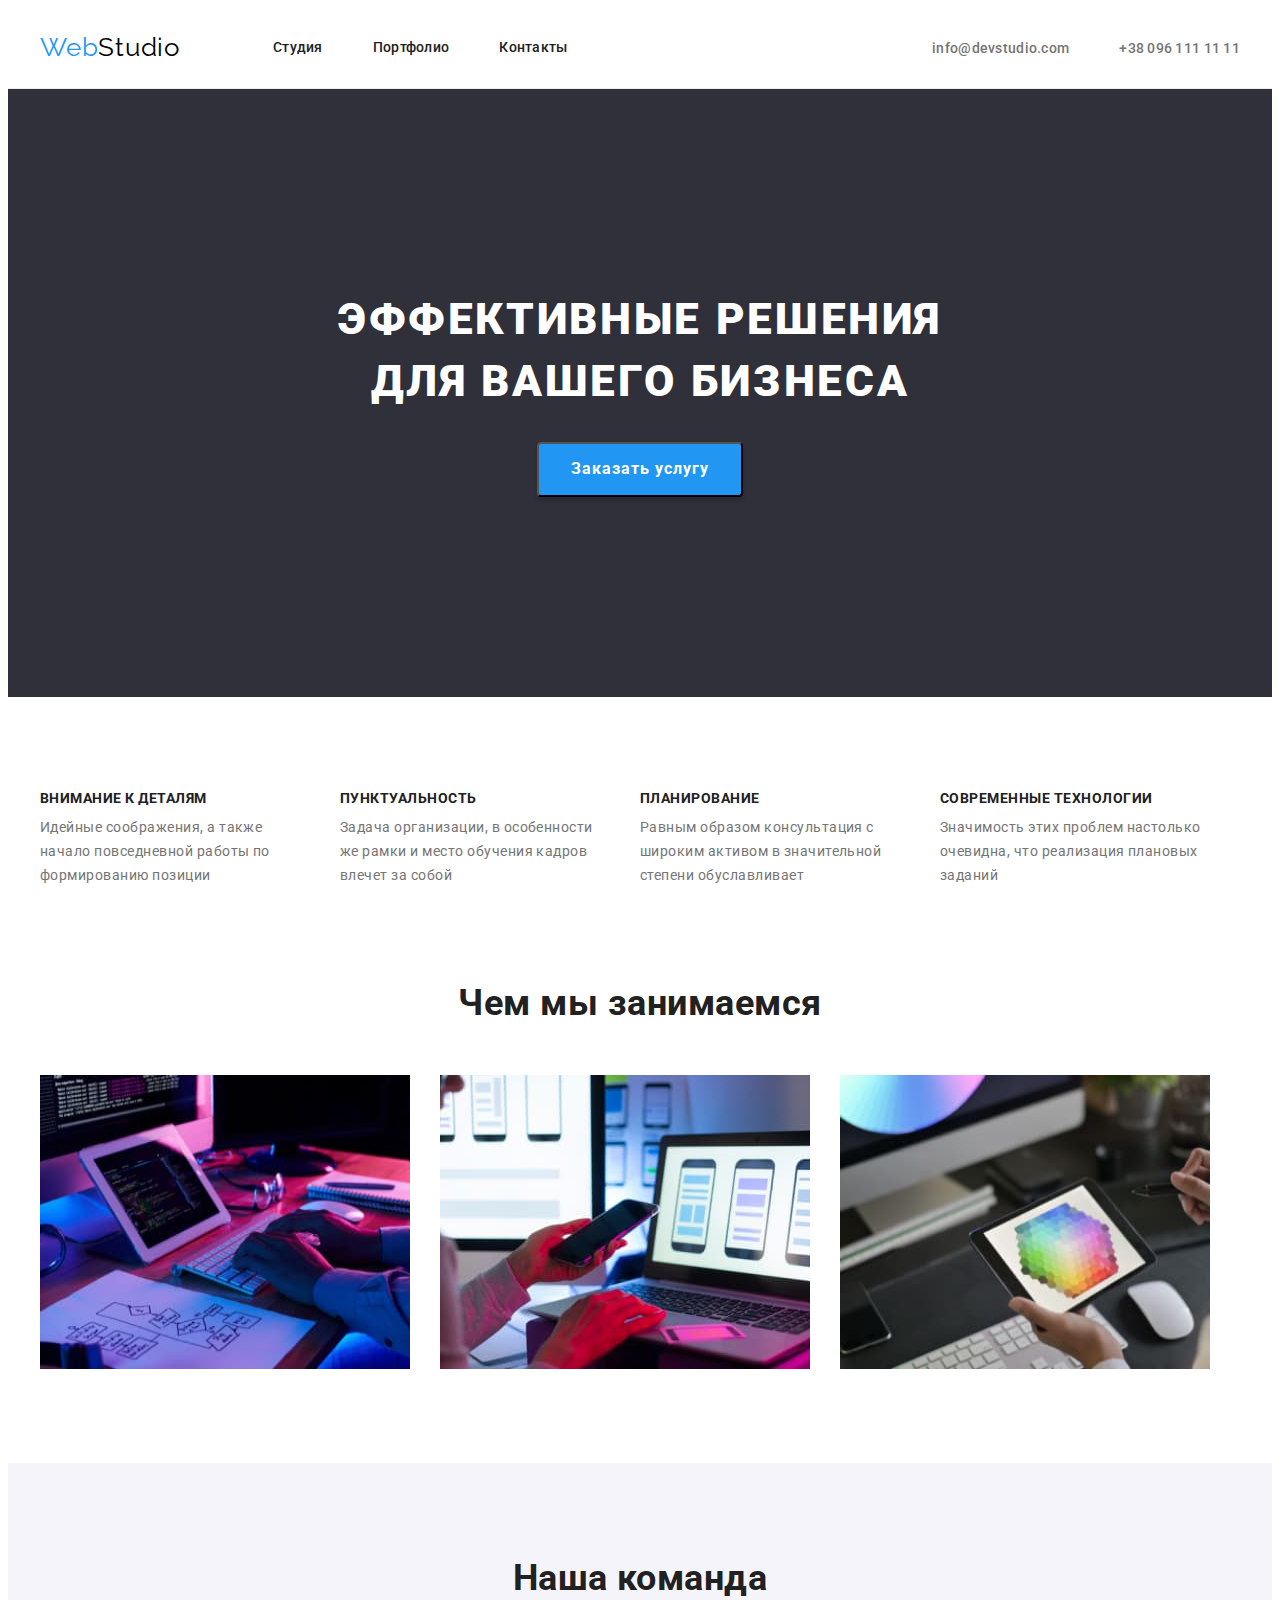
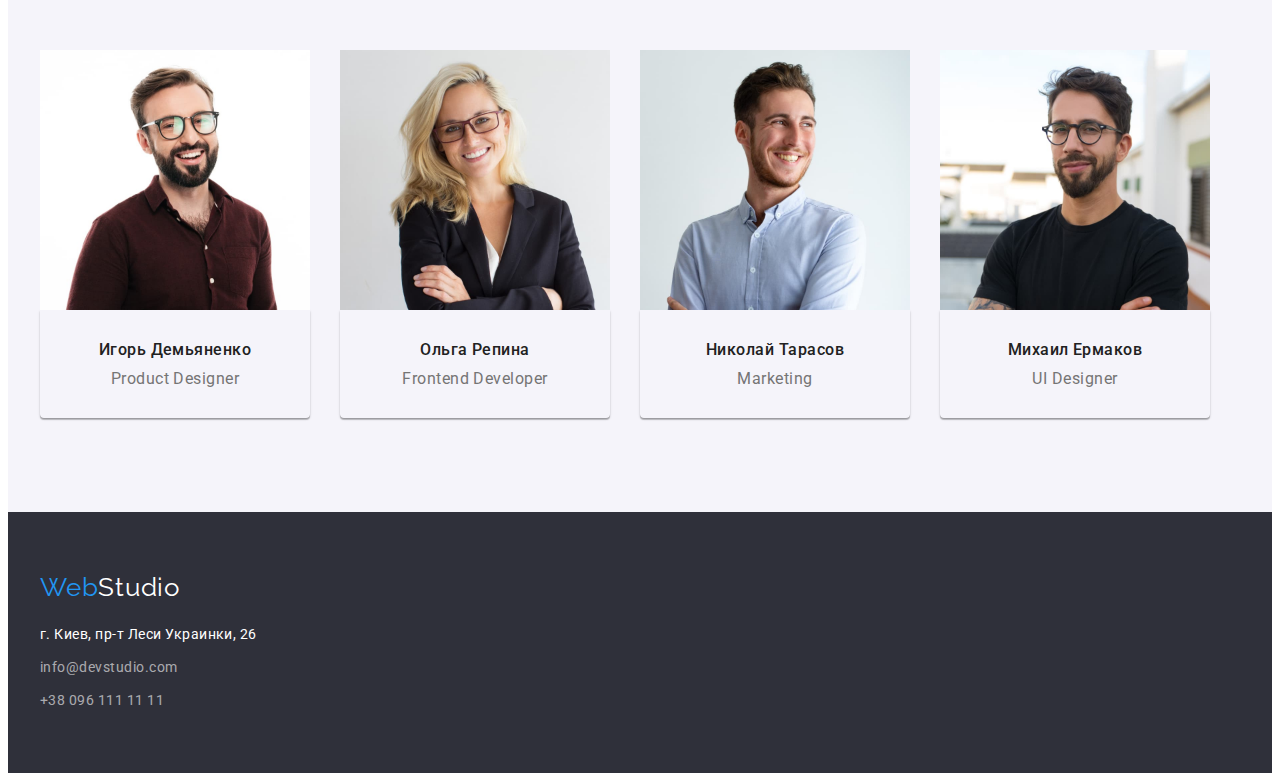
<file: index.html>
<!DOCTYPE html>
<html lang="en">
<head>
    <meta charset="UTF-8">
    <meta http-equiv="X-UA-Compatible" content="IE=edge">
    <meta name="viewport" content="width=device-width, initial-scale=1.0">
    <title>WebStudio</title>
    <link rel="preconnect" href="https://fonts.googleapis.com">
    <link rel="preconnect" href="https://fonts.gstatic.com" crossorigin>
    <link href="https://fonts.googleapis.com/css2?family=Raleway:wght@700&family=Roboto:wght@400;500;700;900&display=swap"
        rel="stylesheet">
    <link rel="stylesheet" href="https://cdnjs.cloudflare.com/ajax/libs/modern-normalize/1.1.0/modern-normalize.min.css"
            integrity="sha512-wpPYUAdjBVSE4KJnH1VR1HeZfpl1ub8YT/NKx4PuQ5NmX2tKuGu6U/JRp5y+Y8XG2tV+wKQpNHVUX03MfMFn9Q=="
            crossorigin="anonymous" referrerpolicy="no-referrer" />
    <link rel="stylesheet" href="./css/styles.css">        
</head>
<body>
    <!--шапка сайта-->
    <header class="header-sektion">
        <div class="container main-nave">
        <nav class="nave">
        <a href="./index.html" class="logo">Web<span class="accent">Studio</span></a>
        <ul class="list-nave">
            <li class="item"><a href="./index.html" class="site-nave-studio">Студия</a></li>
            <li class="item"><a href="./portfolio.html" class="site-nave">Портфолио</a></li>
            <li class="item"><a href="" class="site-nave">Контакты</a></li>
        </ul>
        </nav>
            <ul class="list-contakts">
            <li class="item"><a href="mailto:info@devstudio.com" class="contakts-nave">info@devstudio.com</a></li>
            <li class="item"><a href="tel:380961111111" class="contakts-nave">+38 096 111 11 11</a></li>
            </ul>
        </div>
    </header>
    <!--основной блок-->
    <main>
        <!--Герой-->
        <section class="section-hero">
            <div class="container">
            <h1 class="hero-name">Эффективные решения <br> для вашего бизнеса</h1>
            <div class="section-button-main">
             <button type="button" class="button-main">Заказать услугу</button> 
            </div>
            </div> 
        </section>
        <!--Преимущества-->
        <section class="section-advantages">
            <div class="container">
            <h2 class="hidden">Преимущества</h2>
            <ul class="list-advantages">
                <li class="card-advantages">
                    <h3 class="advantages-title">Внимание к деталям</h3>
                    <p class="advantages-text">Идейные соображения, а также начало повседневной работы по формированию позиции</p>
                </li>
                <li class="card-advantages">
                    <h3 class="advantages-title">Пунктуальность</h3>
                    <p class="advantages-text">Задача организации, в особенности же рамки и место обучения кадров влечет за собой</p>
                </li>
                <li class="card-advantages">
                    <h3 class="advantages-title">Планирование</h3>
                    <p class="advantages-text">Равным образом консультация с широким активом в значительной степени обуславливает</p>
                </li>
                <li class="card-advantages">
                    <h3 class="advantages-title">Современные технологии</h3>
                    <p class="advantages-text">Значимость этих проблем настолько очевидна, что реализация плановых заданий</p>
                </li>
            </ul>
        </div>    
        </section>
        <!--Чем мы занимаемся-->  
        <section class="section-work">
            <div class="container">
            <h2 class="section-title">Чем мы занимаемся</h2>
            <ul class="list-work">
                <li class="photo-work"><img src="./images/boх1.jpg" alt="Верстка" width="370" height="294"></li>
                <li class="photo-work"><img src="./images/img(3).jpg" alt="Разработка мобильных приложений" width="370" height="294"></li>
                <li class="photo-work"><img src="./images/img(2).jpg" alt="Разработа дизайна" width="370" height="294"></li>
            </ul>
            </div>
        </section>
        <!--Наша команда-->
        <section class="section-team">
            <div class="container">
            <h2 class="section-title">Наша команда</h2>
            <ul class="list-team">
                <li class="card-team">
                            <img src="./images/img(6)(1).jpg" alt="Дизайнер" width="270" height="260">
                            <div class="team-content">
                                <h3 class="name">Игорь Демьяненко</h3> 
                                <p class="specialty">Product Designer</p>
                            </div></li>
                <li class="card-team">
                            <img src="./images/img(4)(1).jpg" alt="Фронтенд разработчик" width="270" height="260">
                            <div class="team-content">
                                <h3 class="name">Ольга Репина</h3>
                                <p class="specialty">Frontend Developer</p>
                            </div></li>    
                <li class="card-team">
                            <img src="./images/img(5)(1).jpg" alt="Маркетолог" width="270" height="260">
                            <div class="team-content">
                               <h3 class="name">Николай Тарасов</h3>
                                <p class="specialty">Marketing</p> 
                            </div></li>  
                <li class="card-team">
                            <img src="./images/img(1).jpg" alt="Дизайнер" width="270" height="260">
                            <div class="team-content">
                                <h3 class="name">Михаил Ермаков</h3>
                                <p class="specialty">UI Designer</p>
                            </div>
                             </li> 
            </ul>
            </div>
        </section>
    </main>
    <!--Подвал-->
    <footer class="footer-sektion">
        <div class="container">
            <a href="./index.html" class="logo">Web<span class="accent-footer">Studio</span></a>
            <address>
                <p class="adress">г. Киев, пр-т Леси Украинки, 26</p>
                <ul class="list">
                    <li class="link-contakts"><a href="mailto:info@devstudio.com" class="contakts-footer">info@devstudio.com</a></li>
                    <li class="link-contakts"><a href="tel:380961111111" class="contakts-footer">+38 096 111 11 11</a></li>
                </ul>
            </address>
            </div>
    </footer> 
</body>
</html>
</file>
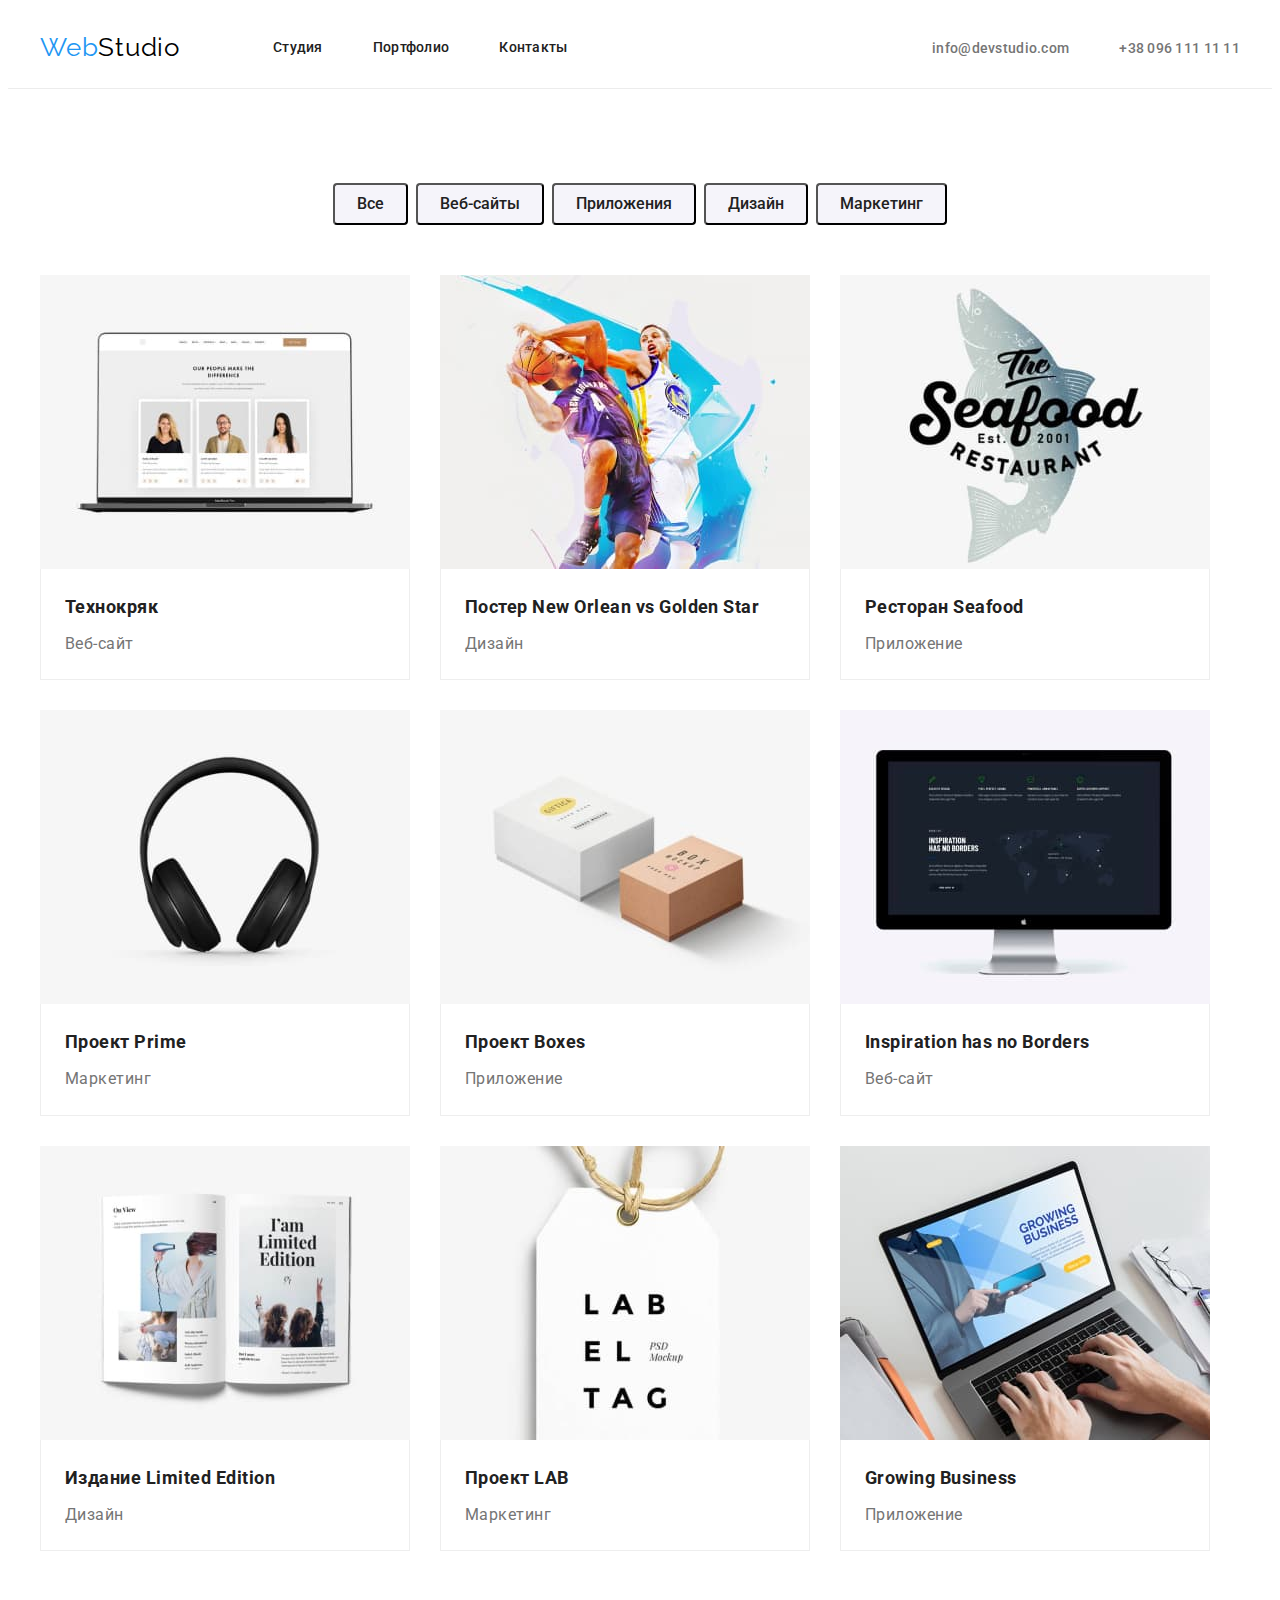
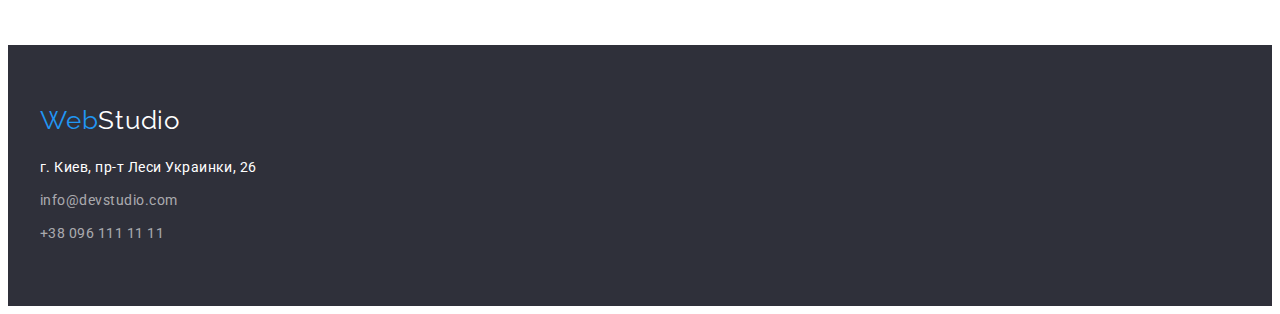
<file: portfolio.html>
<!DOCTYPE html>
<html lang="en">
<head>
    <meta charset="UTF-8">
    <meta http-equiv="X-UA-Compatible" content="IE=edge">
    <meta name="viewport" content="width=device-width, initial-scale=1.0">
    <title>WebStudio</title>
    <link rel="preconnect" href="https://fonts.googleapis.com">
    <link rel="preconnect" href="https://fonts.gstatic.com" crossorigin>
    <link href="https://fonts.googleapis.com/css2?family=Raleway:wght@700&family=Roboto:wght@400;500;700;900&display=swap"
    rel="stylesheet">
    <link rel="stylesheet" href="https://cdnjs.cloudflare.com/ajax/libs/modern-normalize/1.1.0/modern-normalize.min.css"
        integrity="sha512-wpPYUAdjBVSE4KJnH1VR1HeZfpl1ub8YT/NKx4PuQ5NmX2tKuGu6U/JRp5y+Y8XG2tV+wKQpNHVUX03MfMFn9Q=="
        crossorigin="anonymous" referrerpolicy="no-referrer" />
    <link rel="stylesheet" href="./css/styles.css">    
</head>
<body>
    <!--шапка сайта-->
    <header class="header-sektion">
        <div class="container main-nave">
        <nav class="nave">
            <a class="logo" href="./index.html">Web<span class="accent">Studio</span></a>
            <ul class="list-nave">
                <li class="item"><a href="./index.html" class="site-nave">Студия</a></li>
                <li class="item"><a href="./portfolio.html" class="site-nave-portfolio">Портфолио</a></li>
                <li class="item"><a href="" class="site-nave">Контакты</a></li>
            </ul>
        </nav>
        <ul class="list-contakts">
            <li class="item"><a href="mailto:info@devstudio.com" class="contakts-nave" >info@devstudio.com</a></li>
            <li class="item"><a href="tel:380961111111" class="contakts-nave">+38 096 111 11 11</a></li>
        </ul>
        </div>
    </header>
    <!--основной блок-->
    <main>
    <!--Фильтр-->
    <section class="section-main">
        <div class="container">    
        <ul class="list-button">
            <li class="button-lokation"><button type="button" class="button-primary">Все</button></li>
            <li class="button-lokation"><button type="button" class="button-primary">Веб-сайты</button></li>     
            <li class="button-lokation"><button type="button" class="button-primary">Приложения</button></li>    
            <li class="button-lokation"><button type="button" class="button-primary">Дизайн</button></li>    
            <li class="button-lokation"><button type="button" class="button-primary">Маркетинг</button></li>     
        </ul>
    
        <!--Наши работы-->
            <h2 class="hidden">Наши работы</h2>
            <ul class="list-card">
                <li class="card">
                        <img src="./images/img(7)(1).jpg" alt="Сайты" width="370" height="294"> 
                        <div class="card-content">
                            <h3 class="title-of-works">Технокряк</h3>
                            <p class="text-of-works">Веб-сайт</p>
                        </div></li>
                <li class="card">
                        <img src="./images/img(8)(1).jpg" alt="Постер" width="370" height="294">
                        <div class="card-content">
                            <h3 class="title-of-works">Постер New Orlean vs Golden Star</h3>
                            <p class="text-of-works">Дизайн</p>
                        </div></li>
                <li class="card">
                        <img src="./images/img(9)(1).jpg" alt="Ресторан" width="370" height="294">
                        <div class="card-content">
                            <h3 class="title-of-works">Ресторан Seafood</h3>
                            <p class="text-of-works">Приложение</p>
                        </div></li>
                <li class="card">
                        <img src="./images/img(10)(1).jpg" alt="Проект Prime" width="370" height="294">
                        <div class="card-content">
                            <h3 class="title-of-works">Проект Prime</h3>
                            <p class="text-of-works">Маркетинг</p>
                        </div></li>
                <li class="card">
                        <img src="./images/img(11)(1).jpg" alt="Проект Boxes" width="370" height="294">
                        <div class="card-content">
                            <h3 class="title-of-works">Проект Boxes</h3>
                            <p class="text-of-works">Приложение</p>
                        </div></li>
                <li class="card">
                        <img src="./images/img(12)(1).jpg" alt="Установки" width="370" height="294">
                        <div class="card-content">
                            <h3 class="title-of-works">Inspiration has no Borders</h3>
                            <p class="text-of-works">Веб-сайт</p>
                    </div> </li>
                <li class="card">
                        <img src="./images/img(13)(1).jpg" alt="Издание Limited Edition" width="370" height="294">
                        <div class="card-content">
                            <h3 class="title-of-works">Издание Limited Edition</h3>
                            <p class="text-of-works">Дизайн</p>
                        </div></li>
                <li class="card">
                        <img src="./images/img(14)(1).jpg" alt="Проект LAB" width="370" height="294">
                        <div class="card-content">
                            <h3 class="title-of-works">Проект LAB</h3>
                            <p class="text-of-works">Маркетинг</p>
                        </div></li>
                <li class="card">
                        <img src="./images/img(15)(1).jpg" alt="Growing Business" width="370" height="294">
                        <div class="card-content">
                            <h3 class="title-of-works">Growing Business</h3>
                            <p class="text-of-works">Приложение</p>
                        </div></li>
            </ul>  
            </div>
    </section>
    </main>
    <!--Подвал-->
    <footer class="footer-sektion">
        <div class="container">
            <a class="logo" href="./index.html">Web<span class="accent-footer">Studio</span></a>
            <address>
                <p class="adress">г. Киев, пр-т Леси Украинки, 26</p>
                <ul class="list">
                    <li class="link-contakts"><a href="mailto:info@devstudio.com" class="contakts-footer">info@devstudio.com</a></li>
                    <li class="link-contakts"><a href="tel:380961111111" class="contakts-footer">+38 096 111 11 11</a></li>
                </ul>
            </address>
        </div>
    </footer>
</body>
</html>
</file>
<file: css/styles.css>
html {
   box-sizing: border-box;
}
body {
   font-family: 'Roboto',sans-serif;
   letter-spacing: 0.03em;
   color: var(--main-text-color);
}
:root {
   --main-text-color:#212121;
   --text-color:#757575;
   --header-fone-color:#FFFFFF;
   --footer-fone-color:#2F303A;
   --accent-color:#2196F3; 
   --button-color:#F5F4FA;
   --button-text-color:#212121;
   --card-set:30px;

/* Цвет заголовков текста #212121 */
/* Цвет  текста #757575 */
/* Основной цвет фона #E5E5E5 */
/* Цвет фона шапки #FFFFFF */
/* Цвет фона подвала  #2F303A */
/* Активный цвет #2196F3 */
/* Основной цвет кнопки #F5F4FA;*/
/* Основной цвет текста в кнопке #212121;*/
/* Расстояние между карточками 30px */
}
h1, h2, h3, h4, h5, h6, p {
   margin: 0px;
}
ul {
   list-style: none;
   padding   : 0px;
   margin    : 0px;
}
.container {
   width: 1200px;
   height: auto;
   margin-left: auto;
   margin-right: auto;
   padding-left: 15px;
   padding-right: 15px;
}
img {
   display: block;
   max-width: 100%;
}
/* Header*/
.header-sektion {
   background-color: var(--header-fone-color);

   padding-top: 24px;
   padding-bottom: 25px;
   border-bottom:  1px solid #ECECEC;
}

/* LOGO */

.logo {
   font-family: 'Raleway',sans-serif;
   font-size  : 26px;
   line-height: 1.2;
   color: var(--accent-color);
   letter-spacing: 0.03em;
   text-decoration: none;
   display: block;
}
.accent {
   color: black;
}
.accent-footer {
   color: white;
}

/* Navigation */

.site-nave {
   display: block;

   color: var(--main-text-color);
   font-weight: 500;
   font-size  : 14px;
   line-height: 1.2;
   letter-spacing: 0.02em;
   text-decoration: none;
}
.site-nave:hover,
.site-nave:focus {
   color: var(--accent-color);
}
.site-nave-studio {
display: block;

color         : var(--main-text-color);
font-weight   : 500;
font-size     : 14px;
line-height   : 1.2;
letter-spacing: 0.02em;
text-decoration: none;
} 
.site-nave-studio:hover,
.site-nave-studio:focus,
.site-nave-studio:active,
.site-nave-studio:visited {
   color: var(--accent-color);
}
.site-nave-portfolio {
display: block;

color         : var(--main-text-color);
font-weight   : 500;
font-size     : 14px;
line-height   : 1.2;
letter-spacing: 0.02em;
text-decoration: none;
}
.site-nave-portfolio:hover,
.site-nave-portfolio:focus,
.site-nave-portfolio:active,
.site-nave-portfolio:visited {
   color: var(--accent-color);
}
.list-nave {
   display: flex;
   margin-left: 93px;
}
 .list-nave .item:not(:last-child) {
    margin-right: 50px;
 }
 .nave {
    display: flex;
    align-items: center;
 }
.main-nave {
   display: flex;
   align-items: center;
}

/* Contakts */
.contakts-nave {
   color: var(--text-color);
   font-weight: 500;
   font-size  : 14px;
   line-height: 1.2;
   letter-spacing: 0.02em;
   text-decoration: none;
}
.contakts-nave:hover,
.contakts-nave:focus {
   color: var(--accent-color);
}
.list-contakts {
   display: flex;
   margin-left: auto;
}
.list-contakts .item +.item {
   margin-left: 50px;
}

/* Main block*/
/* Hero */

.section-hero {
  background-color: var(--footer-fone-color);
  text-align: center;
  padding-top: 200px;
  padding-bottom: 200px;
}
.hero-name {
   color: var(--header-fone-color);
   font-weight: 900;
   font-size  : 44px;
   line-height: 1.4;
   letter-spacing: 0.06em;
   text-transform: uppercase;
   margin-top: 0px;
   margin-bottom: 30px;
}
.button-main {
   background-color:var(--accent-color);
   color:var(--header-fone-color);
   box-shadow: 0px 4px 4px rgba(0, 0, 0, 0.15);
   font-family: inherit;
   cursor: pointer;
   font-weight: bold;
   font-size  : 16px;
   line-height: 1.9;
   letter-spacing: 0.06em;
   padding: 10px 32px;
   border-radius: 4px;
   text-align: center;
}
.button-main:hover,
.button-main:focus {
   background-color:var(--button-color);
   color:var(--button-text-color);
}


/* section-advantages */

.hidden {
   display: none;
}
.section-advantages {
   padding-top: 94px;
   padding-bottom: 94px;
}
.advantages-title {
   font-weight   : bold;
   font-size     : 14px;
   line-height   : 1.1;
   text-transform: uppercase;
   margin-top: 0px;
   margin-bottom: 10px;
}
.advantages-text {
   color: var(--text-color);
   font-size  : 14px;
   line-height: 1.7;
   margin-top: 0px;
   margin-bottom: 0px;
}
.list-advantages {
   display: flex;
}
.card-advantages {
   width: 270px;
}
.card-advantages:not(:last-child) {
   margin-right:  var(--card-set);
}
.section-title {
   font-weight: bold;
   font-size  : 36px;
   line-height: 1.2;
   text-align: center;
   margin-bottom: 50px;
}


/* section-work */

.section-work {
   padding-bottom: 94px;
}
.list-work {
   display: flex;
}
.photo-work {
 width: 370px;  
}
.photo-work:not(:last-child) {
   margin-right: var(--card-set);
}


/* Team */
.section-team {
   background-color: #F5F4FA;
   padding-top: 94px;
   padding-bottom: 94px;
}
.name {
   font-weight: 500;
   font-size  : 16px;
   line-height: 1.2;
   margin-bottom:  10px;
}
.specialty {
   color: var(--text-color);
   font-size  : 16px;
   line-height: 1.2; 
}
.list-team {
   display   : flex;
}
.card-team {
   width: 270px;
}
.card-team:not(:last-child) {
   margin-right : var(--card-set);
}
.team-content {
   padding-top: 30px;
   padding-bottom: 30px;
   box-shadow: 0px 1px 3px rgba(0, 0, 0, 0.12),
   0px 1px 1px rgba(0, 0, 0, 0.14),
   0px 2px 1px rgba(0, 0, 0, 0.2);
   border-radius: 0px 0px 4px 4px;
   text-align: center;
}


/* portfolio */
/* Наши работы */

.section-main {
   padding-top: 94px;
   padding-bottom: 94px;
}

/* Кнопки */

.button-primary {
   display: inline-block;
   background-color:var(--button-color);
   color:var(--button-text-color);
   font-family: inherit;
   cursor: pointer;
   font-weight: 500;
   font-size  : 16px;
   line-height: 1.6;
   text-align: center;
   border-radius: 4px;
   padding: 6px 22px;
}
.button-primary:hover,
.button-primary:focus {
  background-color:var(--accent-color);
  color:var(--header-fone-color);
  box-shadow: 0px 3px 1px rgba(0, 0, 0, 0.1),
0px 1px 2px rgba(0, 0, 0, 0.08),
0px 2px 2px rgba(0, 0, 0, 0.12);
}
.list-button {
   display: flex;
   justify-content: center;
   margin-bottom: 50px;
}
.button-lokation:not(:last-child) {
   margin-right: 8px;
}



/* Card */

.title-of-works {
   font-weight: bold;
   font-size  : 18px;
   line-height: 2;
}
.text-of-works {
   color: var(--text-color);
   font-size  : 16px;
   line-height: 1.9;
   margin-top: 4px;
}
.card {
   flex-basis: calc (100%/3 - var(--card-set));
   background: var(--header-fone-color);
   margin-top: var(--card-set);
   margin-left: var(--card-set);
}
.list-card {
   display: flex;
   flex-wrap: wrap;
   margin-top: calc(-1*var(--card-set));
   margin-left: calc(-1*var(--card-set));
}
.card-content {
   padding-right: 24px;
   padding-left: 24px;
   padding-bottom: 20px;
   padding-top: 20px;
   border-right:  1px solid #EEEEEE;
   border-bottom: 1px solid #EEEEEE;
   border-left: 1px solid #EEEEEE;
}

/* Footer */
.footer-sektion {
   background:var(--footer-fone-color);
   padding-top: 60px;
   padding-bottom: 60px;
}
.container>.logo {
   margin-bottom: 20px;
}
.adress {
    color:var(--header-fone-color);
    font-style: normal;
    font-size  : 14px;
    line-height: 1.7;
    margin-bottom: 9px;
    margin-left: 0px;
}
.contakts-footer {
   color: rgba(255, 255, 255, 0.6);
   font-style : normal;
   font-size  : 14px;
   line-height: 1.7;
   text-decoration: none;
}
.contakts-footer:hover,
.contakts-footer:focus {
   color: var(--accent-color);
}
.link-contakts:not(:last-child) {
   margin-bottom: 9px;
}
</file>
